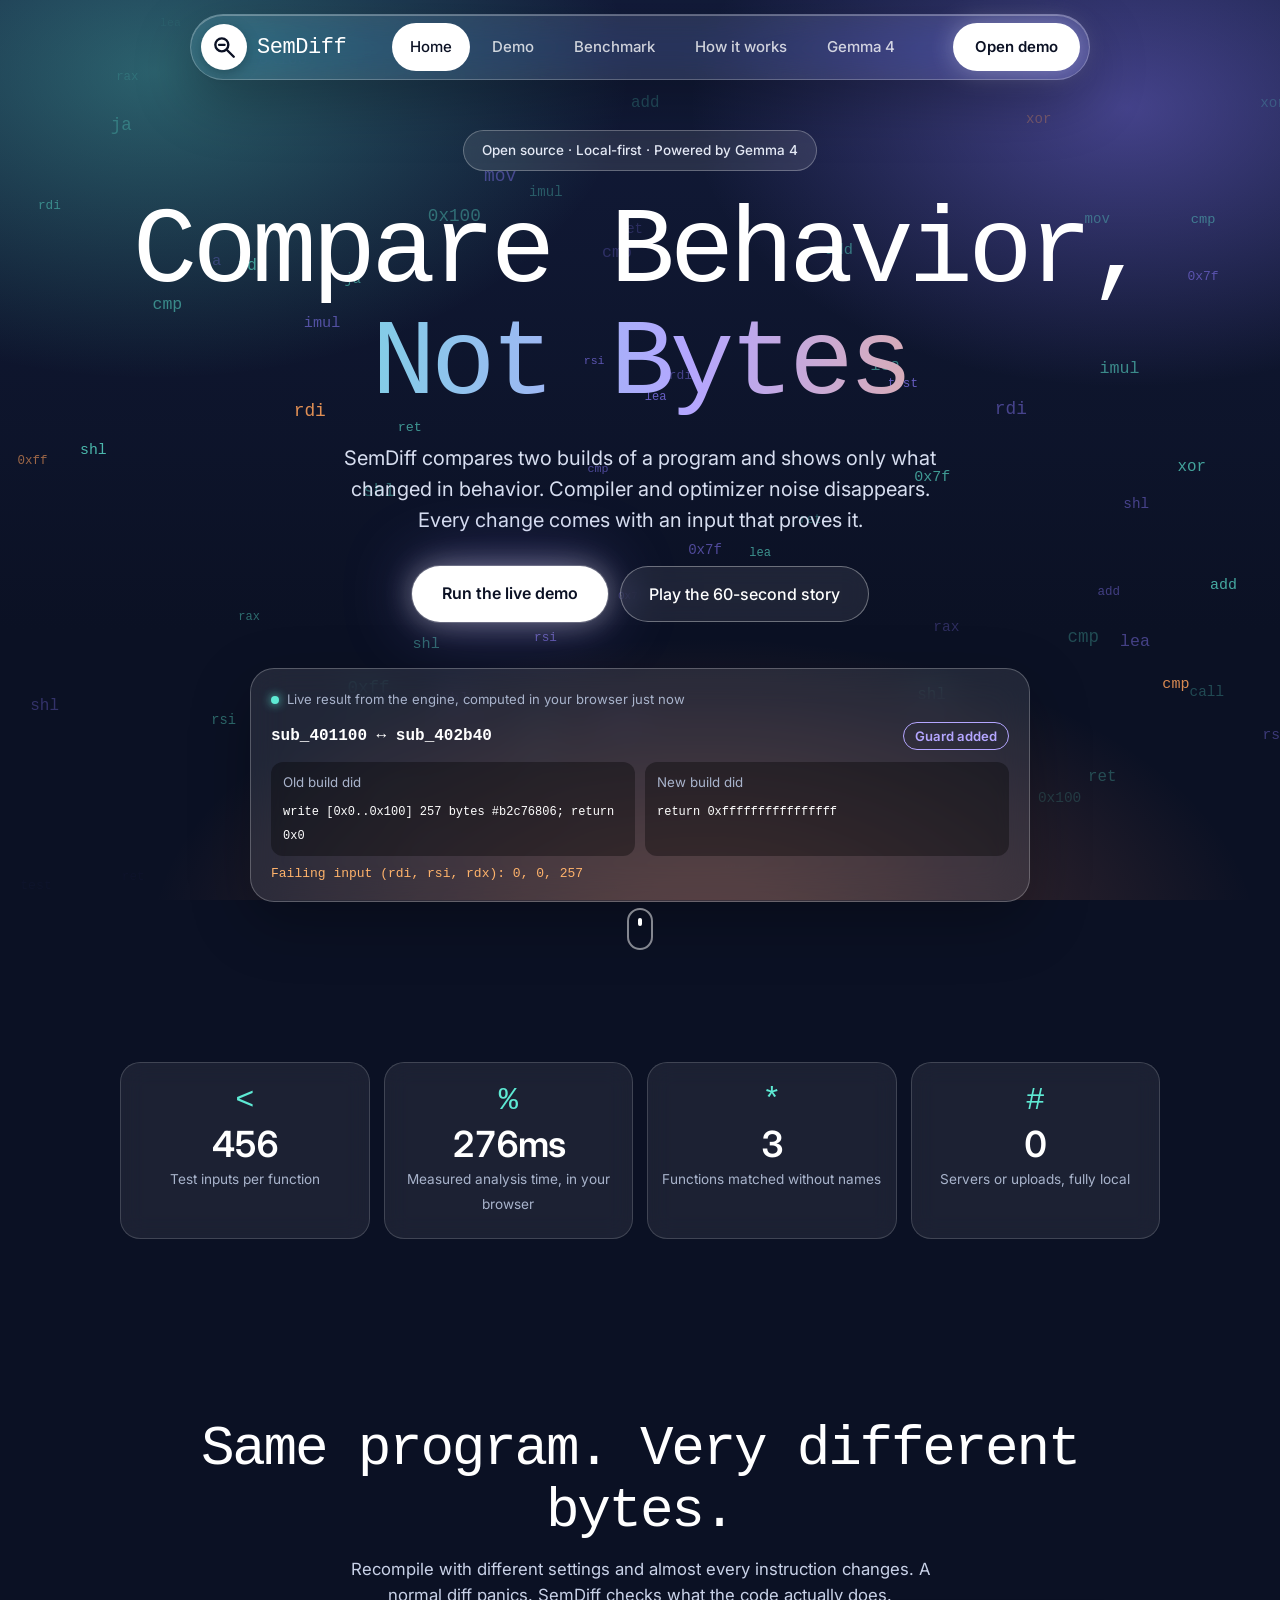
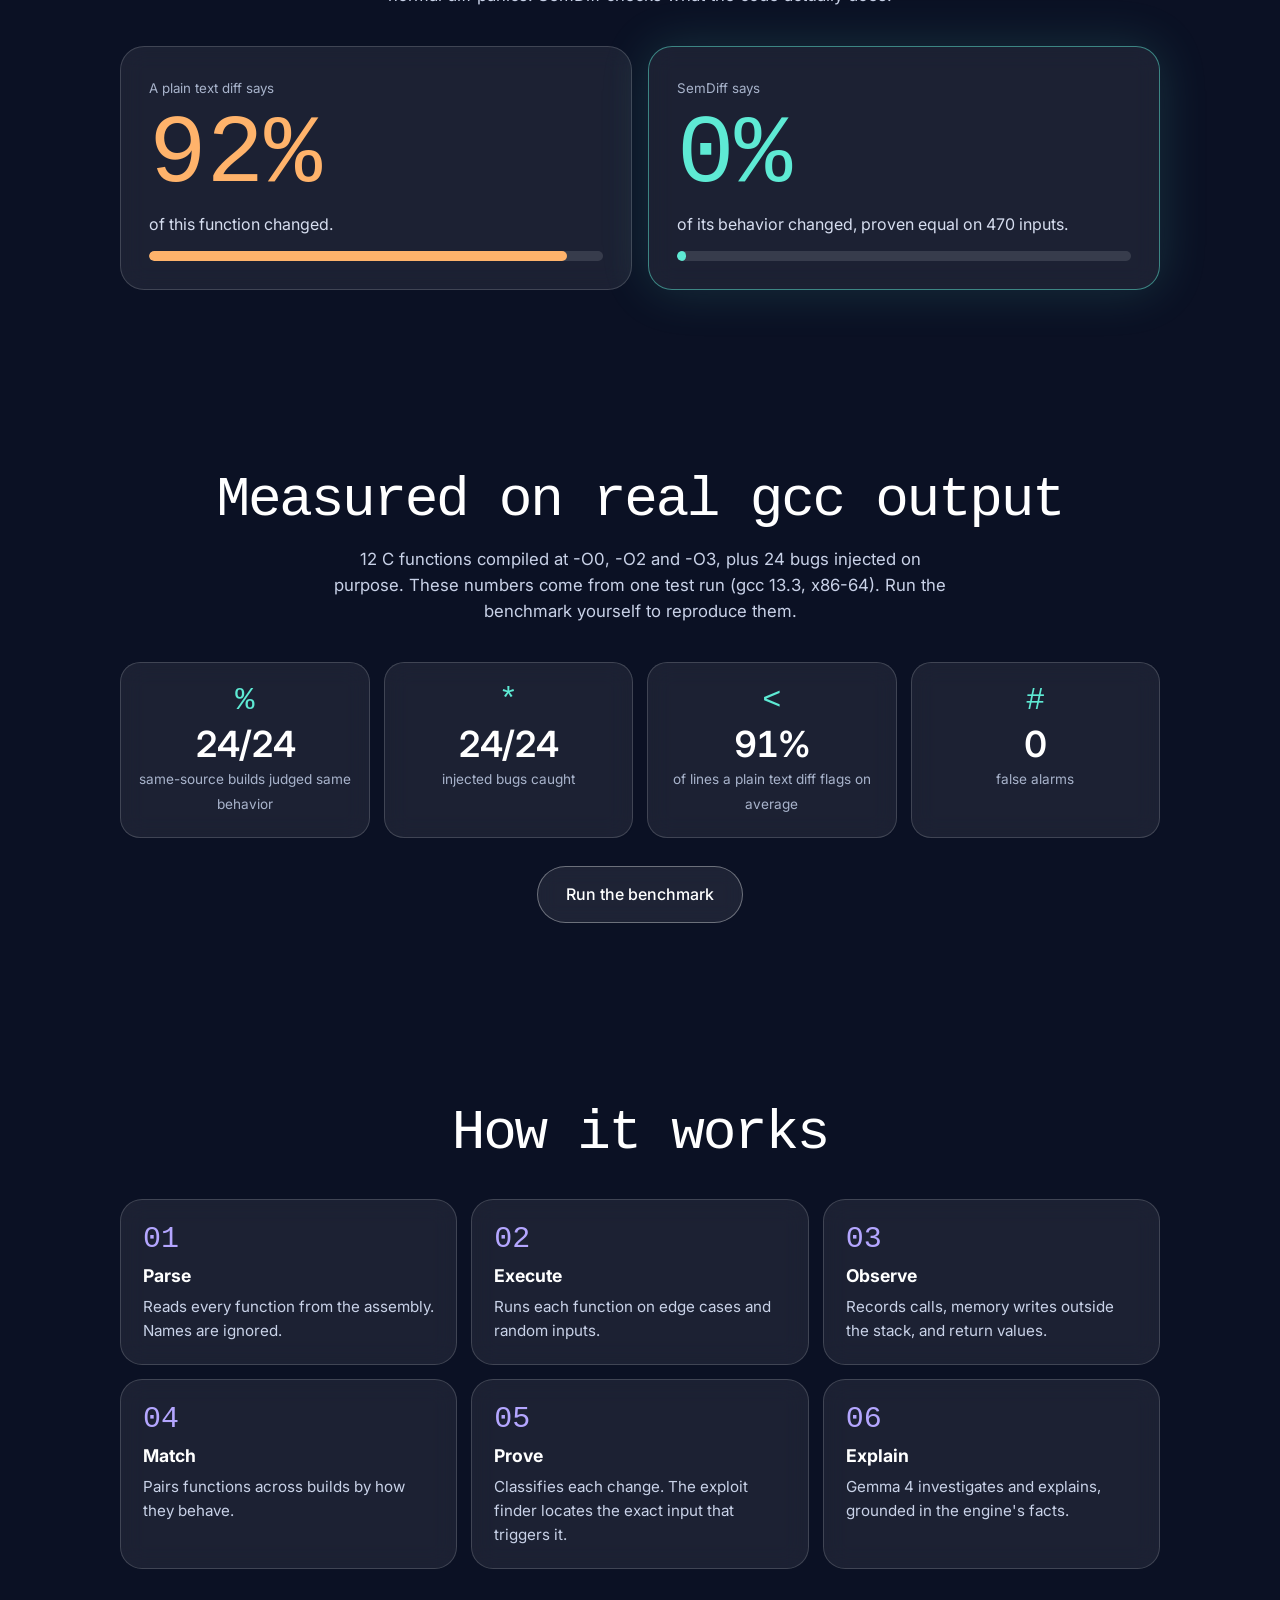
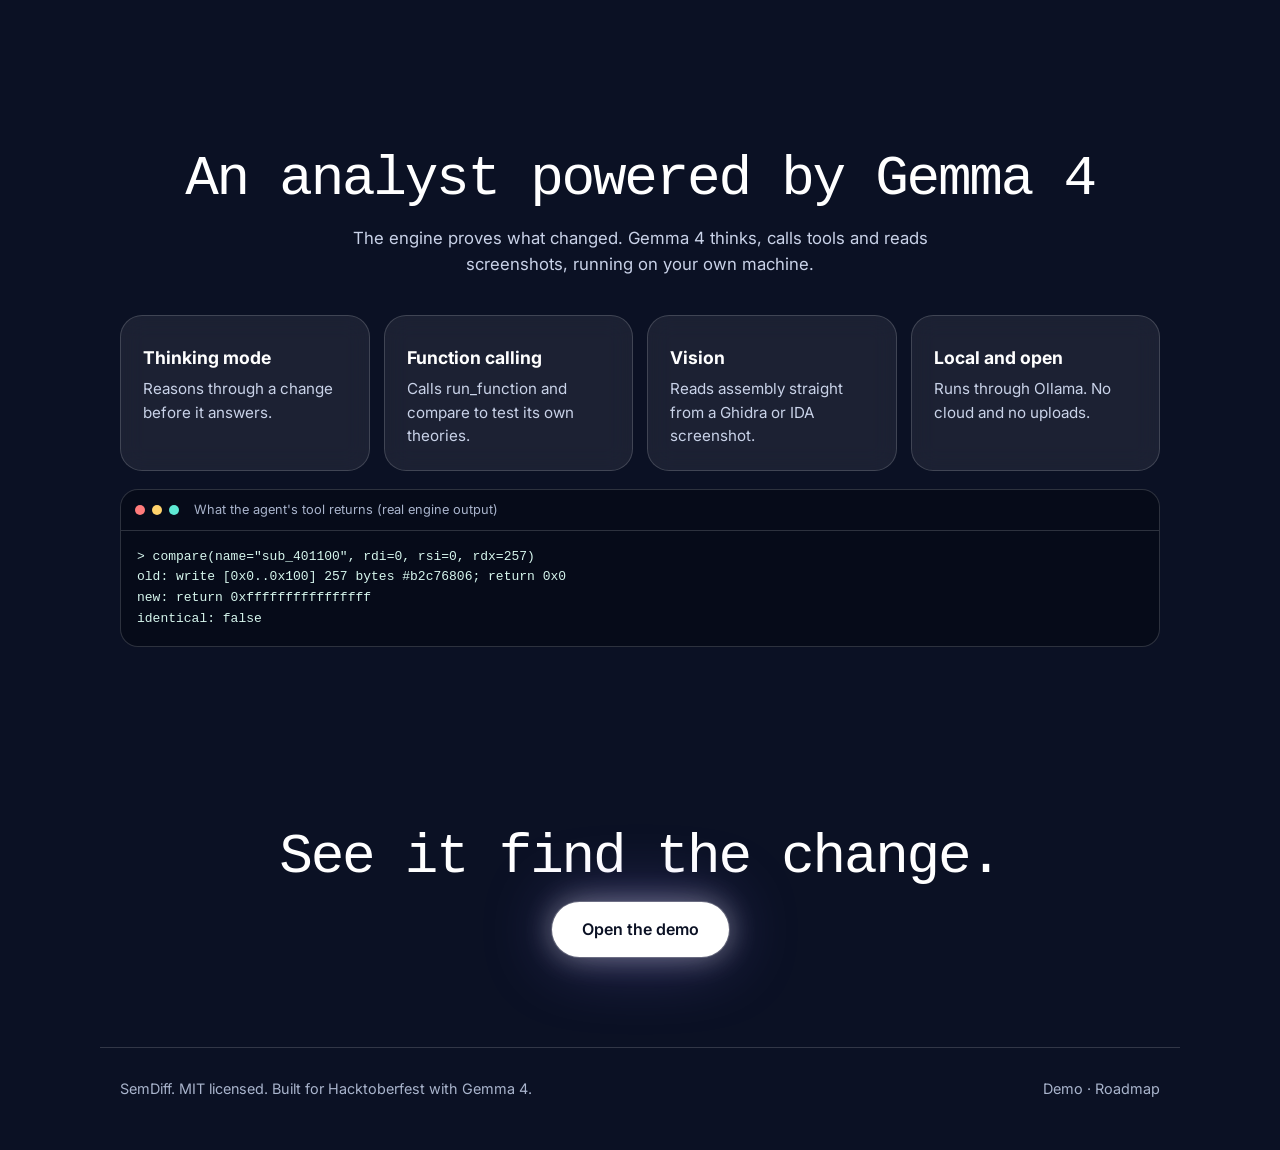
<file: index.html>
<!DOCTYPE html>
<html lang="en"><head><meta charset="utf-8">
<meta name="viewport" content="width=device-width, initial-scale=1, viewport-fit=cover">
<title>SemDiff - Compare Behavior, Not Bytes</title>
<link href="https://fonts.googleapis.com/css2?family=Inter:wght@400;500;600;700&display=swap" rel="stylesheet">
<link href="https://db.onlinewebfonts.com/c/8cb707a9b8a73f8a7403336b861c3074?family=BubbledotICG-FinePos" rel="stylesheet">
<link rel="stylesheet" href="styles.css">
<noscript><style>.rv{opacity:1!important;transform:none!important}</style></noscript>
</head><body>
<div class="aur"></div><canvas id="bgc"></canvas>
<header class="top" id="top">
  <a class="brand" href="index.html"><span class="logo"><svg viewBox="0 0 24 24" fill="none" stroke="#0b1124" stroke-width="2.2" stroke-linecap="round"><circle cx="10" cy="10" r="6"/><path d="M15 15l6 6M7.5 10h5"/></svg></span>SemDiff</a>
  <nav class="links" id="links"><a href="index.html" data-p="index">Home</a><a href="app.html" data-p="app">Demo</a><a href="bench.html" data-p="bench">Benchmark</a><a href="index.html#how">How it works</a><a href="index.html#gemma">Gemma 4</a></nav>
  <a class="go" href="app.html">Open demo</a>
  <button class="burger" id="burger" aria-label="Menu" aria-expanded="false"><i></i><i></i></button>
</header>
<main>
<section class="hero">
  <div class="tag rv">Open source &middot; Local-first &middot; Powered by Gemma 4</div>
  <h1 class="h1 rv"><span>Compare Behavior,</span><span class="g">Not Bytes</span></h1>
  <p class="lead rv">SemDiff compares two builds of a program and shows only what changed in behavior. Compiler and optimizer noise disappears. Every change comes with an input that proves it.</p>
  <div class="btns rv"><a class="cta" href="app.html">Run the live demo</a><a class="cta2" href="app.html?story=1">Play the 60-second story</a></div>
  <div class="live rv" id="lv"></div>
  <a class="cue" href="#stats" aria-label="Scroll down"><i></i></a>
</section>
<section class="sec" id="stats"><div class="stats">
  <div class="stat rv"><div class="ic">&lt;</div><b data-i="0">0</b><span>Test inputs per function</span></div>
  <div class="stat rv"><div class="ic">%</div><b data-i="1">0</b><span>Measured analysis time, in your browser</span></div>
  <div class="stat rv"><div class="ic">*</div><b data-i="2">0</b><span>Functions matched without names</span></div>
  <div class="stat rv"><div class="ic">#</div><b data-i="3">0</b><span>Servers or uploads, fully local</span></div>
</div></section>
<section class="sec" id="why">
  <h2 class="rv">Same program. Very different bytes.</h2>
  <p class="sub2 rv">Recompile with different settings and almost every instruction changes. A normal diff panics. SemDiff checks what the code actually does.</p>
  <div class="vs">
    <div class="pane rv"><small>A plain text diff says</small><big id="t1">92%</big><p>of this function changed.</p><div class="meter"><i id="m1" style="width:92%"></i></div></div>
    <div class="pane win rv"><small>SemDiff says</small><big id="s1">0%</big><p id="s2">of its behavior changed.</p><div class="meter"><i id="m2" style="width:2%"></i></div></div>
  </div>
</section>
<section class="sec" id="proof">
  <h2 class="rv">Measured on real gcc output</h2>
  <p class="sub2 rv">12 C functions compiled at -O0, -O2 and -O3, plus 24 bugs injected on purpose. These numbers come from one test run (gcc 13.3, x86-64). Run the benchmark yourself to reproduce them.</p>
  <div class="stats">
    <div class="stat rv"><div class="ic">%</div><b>24/24</b><span>same-source builds judged same behavior</span></div>
    <div class="stat rv"><div class="ic">*</div><b>24/24</b><span>injected bugs caught</span></div>
    <div class="stat rv"><div class="ic">&lt;</div><b>91%</b><span>of lines a plain text diff flags on average</span></div>
    <div class="stat rv"><div class="ic">#</div><b>0</b><span>false alarms</span></div>
  </div>
  <div class="btns rv" style="margin-top:28px"><a class="cta2" href="bench.html">Run the benchmark</a></div>
</section>
<section class="sec" id="how">
  <h2 class="rv">How it works</h2>
  <div class="grid3">
    <div class="gc rv"><span>01</span><h3>Parse</h3><p>Reads every function from the assembly. Names are ignored.</p></div>
    <div class="gc rv"><span>02</span><h3>Execute</h3><p>Runs each function on edge cases and random inputs.</p></div>
    <div class="gc rv"><span>03</span><h3>Observe</h3><p>Records calls, memory writes outside the stack, and return values.</p></div>
    <div class="gc rv"><span>04</span><h3>Match</h3><p>Pairs functions across builds by how they behave.</p></div>
    <div class="gc rv"><span>05</span><h3>Prove</h3><p>Classifies each change. The exploit finder locates the exact input that triggers it.</p></div>
    <div class="gc rv"><span>06</span><h3>Explain</h3><p>Gemma 4 investigates and explains, grounded in the engine's facts.</p></div>
  </div>
</section>
<section class="sec" id="gemma">
  <h2 class="rv">An analyst powered by Gemma 4</h2>
  <p class="sub2 rv">The engine proves what changed. Gemma 4 thinks, calls tools and reads screenshots, running on your own machine.</p>
  <div class="grid4">
    <div class="gc rv"><h3>Thinking mode</h3><p>Reasons through a change before it answers.</p></div>
    <div class="gc rv"><h3>Function calling</h3><p>Calls run_function and compare to test its own theories.</p></div>
    <div class="gc rv"><h3>Vision</h3><p>Reads assembly straight from a Ghidra or IDA screenshot.</p></div>
    <div class="gc rv"><h3>Local and open</h3><p>Runs through Ollama. No cloud and no uploads.</p></div>
  </div>
  <div class="term rv"><div class="tb"><i></i><i></i><i></i><span>What the agent's tool returns (real engine output)</span></div><pre id="term"></pre></div>
</section>
<section class="sec end">
  <h2 class="rv">See it find the change.</h2>
  <div class="btns rv"><a class="cta" href="app.html">Open the demo</a></div>
</section>
</main>
<footer class="foot"><span>SemDiff. MIT licensed. Built for Hacktoberfest with Gemma 4.</span><span><a href="app.html">Demo</a> &middot; <a href="app.html#road">Roadmap</a></span></footer>
<script src="samples.js"></script><script src="engine.js"></script><script src="nav.js"></script><script src="bg.js"></script><script src="main.js"></script>
</body></html>
</file>
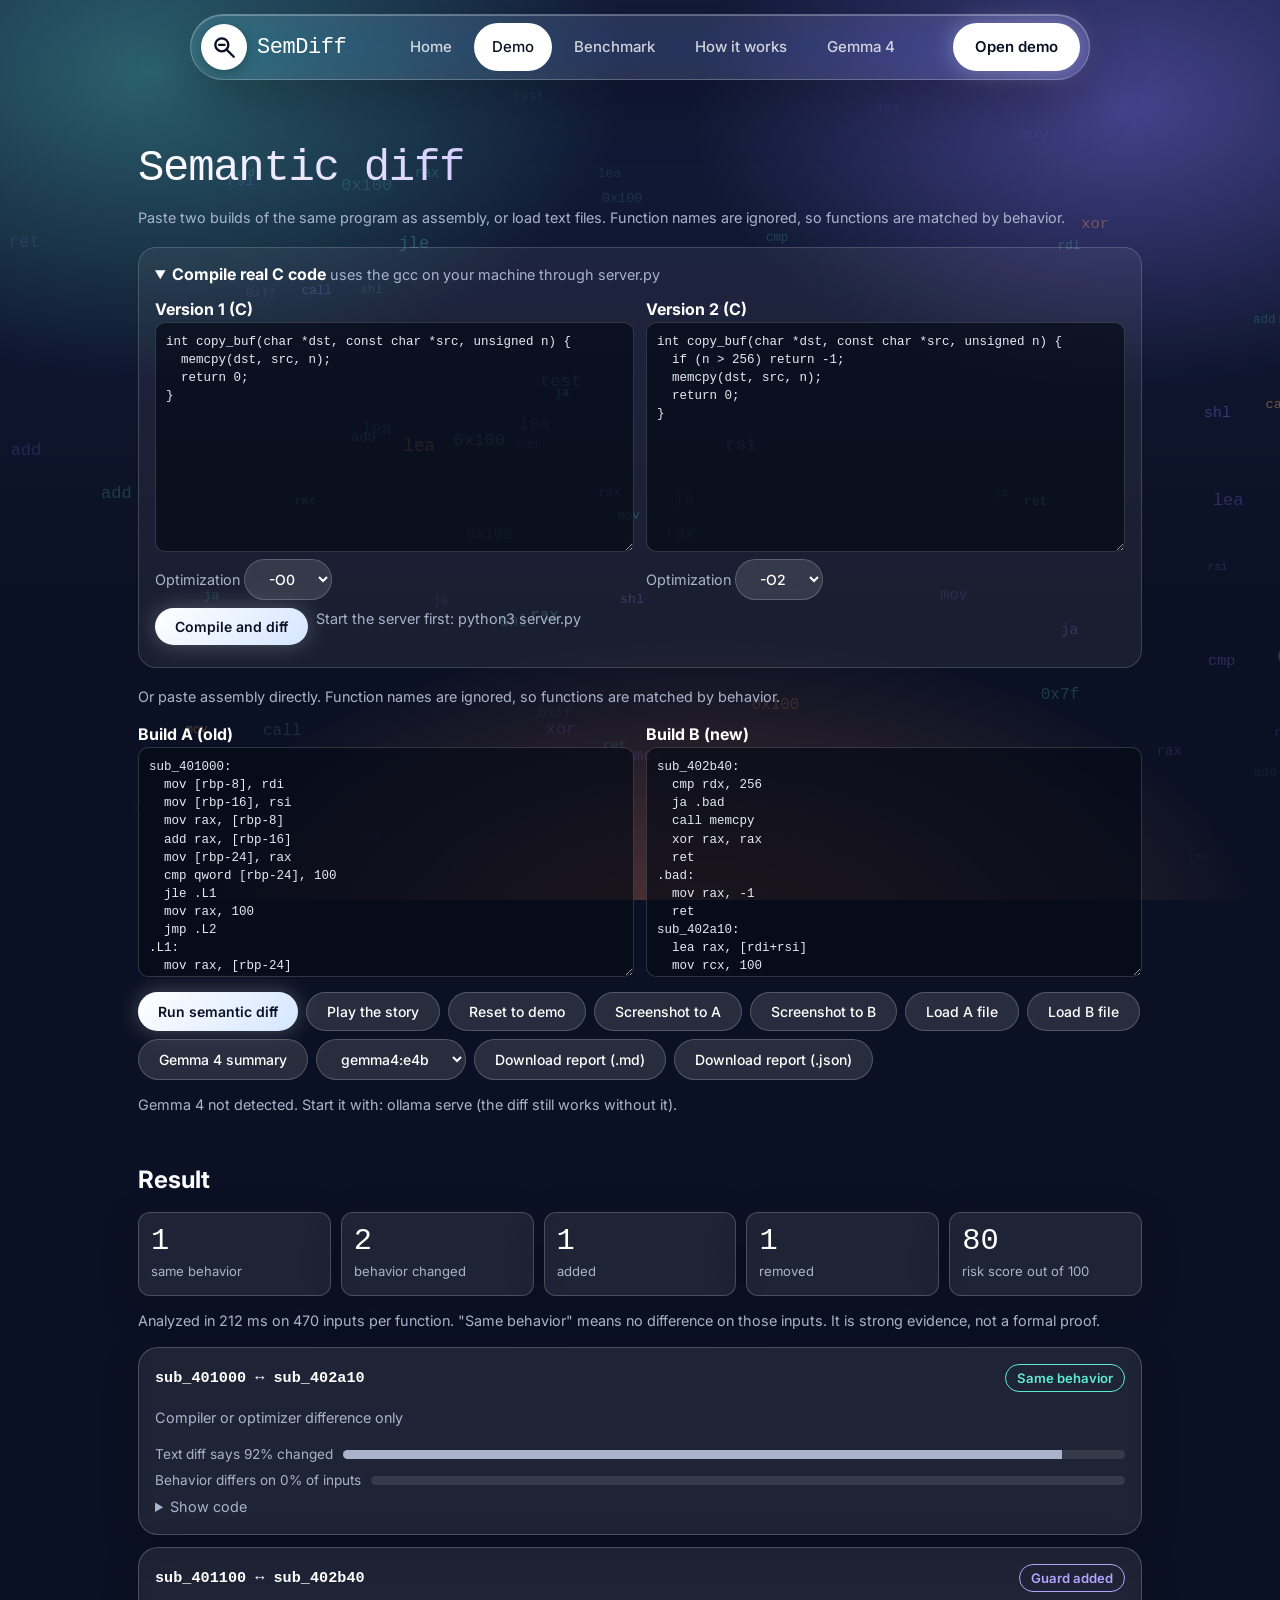
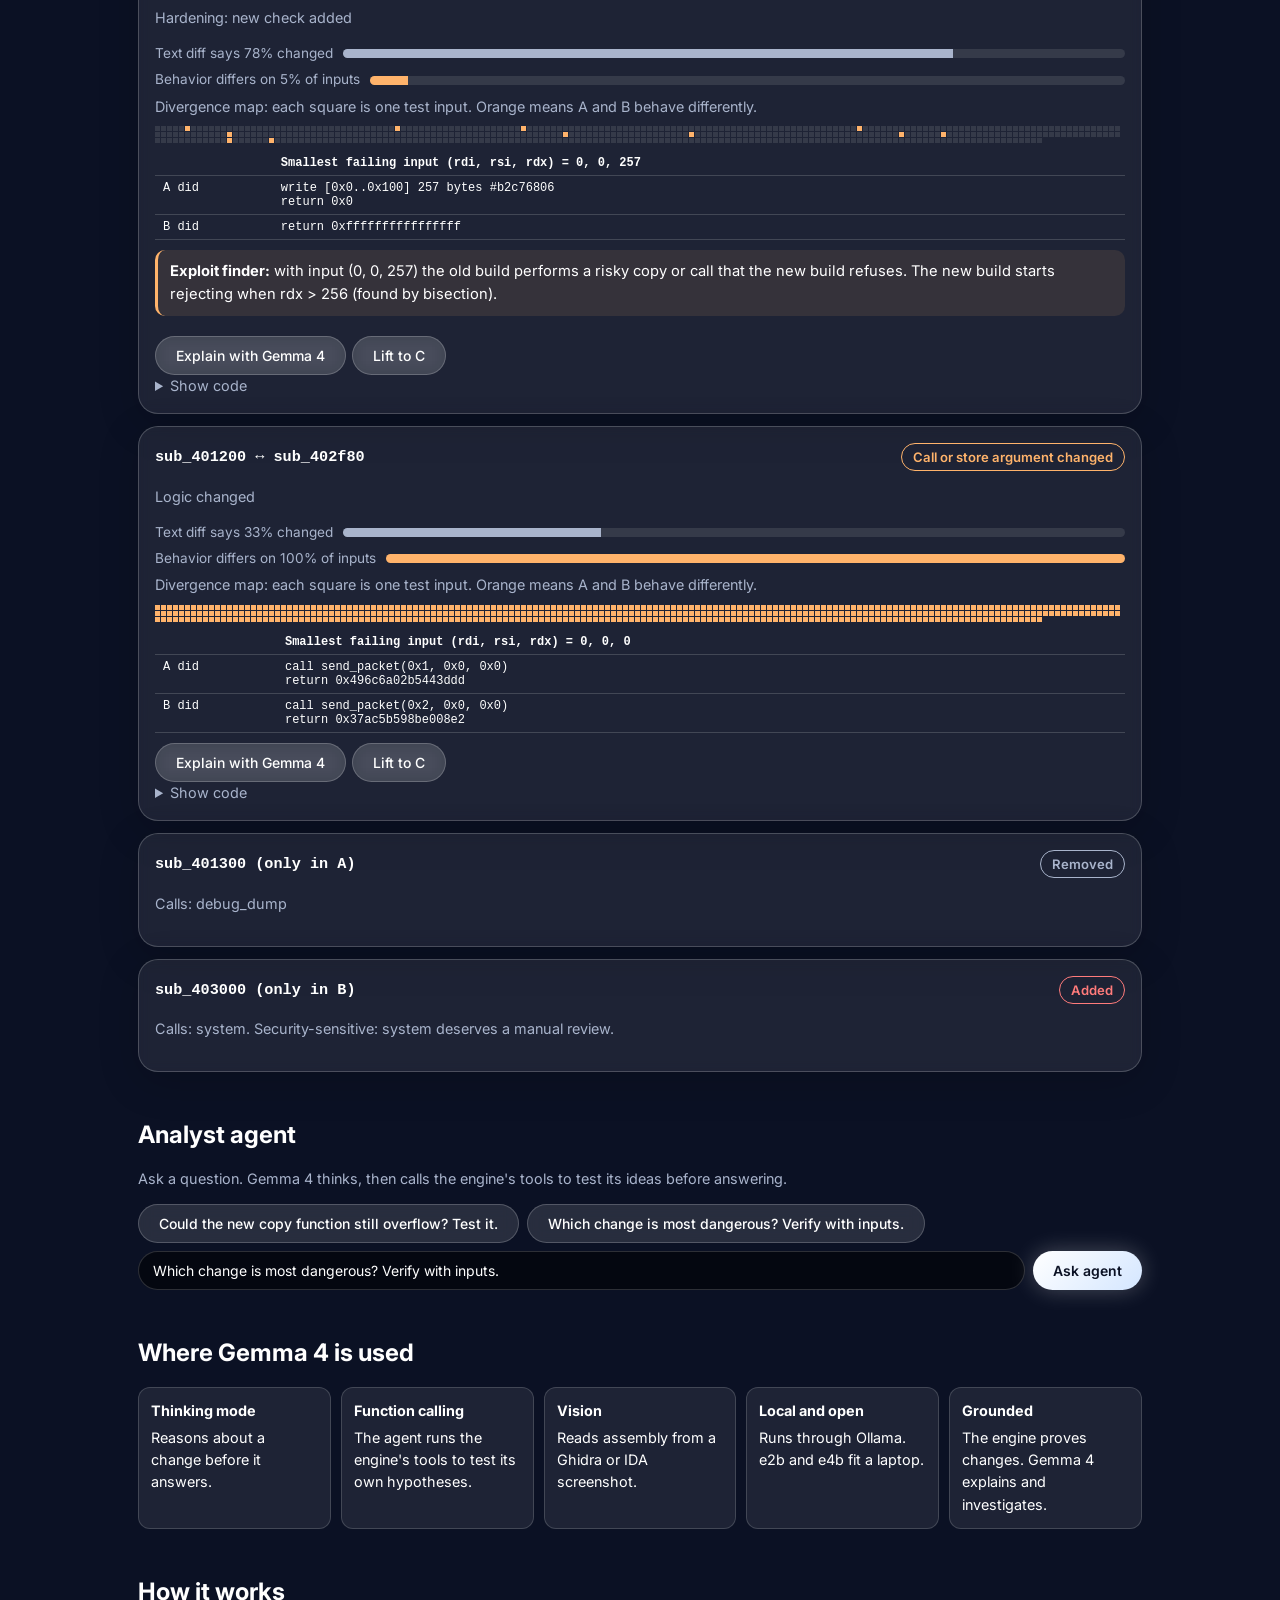
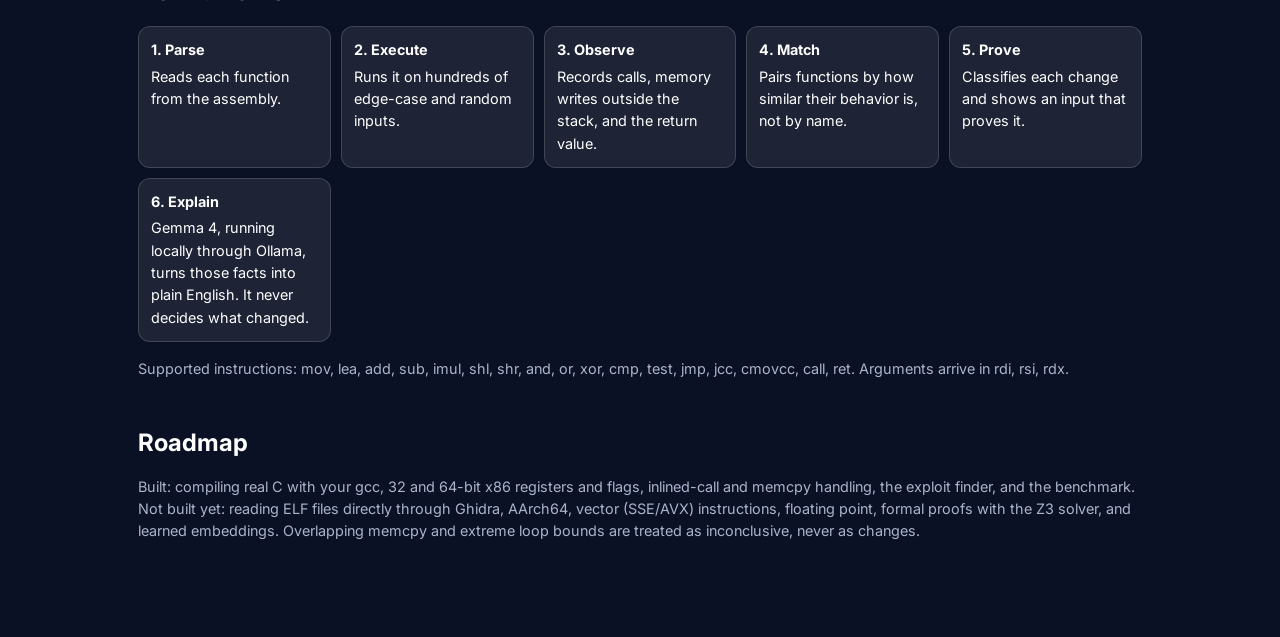
<file: app.html>
<!DOCTYPE html>
<html lang="en"><head><meta charset="utf-8">
<meta name="viewport" content="width=device-width, initial-scale=1, viewport-fit=cover">
<title>SemDiff - Demo</title>
<link href="https://fonts.googleapis.com/css2?family=Inter:wght@400;500;600&display=swap" rel="stylesheet">
<link href="https://db.onlinewebfonts.com/c/8cb707a9b8a73f8a7403336b861c3074?family=BubbledotICG-FinePos" rel="stylesheet">
<link rel="stylesheet" href="styles.css">
</head>
<body>
<div class="aur"></div><canvas id="bgc"></canvas>
<header class="top" id="top">
  <a class="brand" href="index.html"><span class="logo"><svg viewBox="0 0 24 24" fill="none" stroke="#0b1124" stroke-width="2.2" stroke-linecap="round"><circle cx="10" cy="10" r="6"/><path d="M15 15l6 6M7.5 10h5"/></svg></span>SemDiff</a>
  <nav class="links" id="links"><a href="index.html" data-p="index">Home</a><a href="app.html" data-p="app">Demo</a><a href="bench.html" data-p="bench">Benchmark</a><a href="index.html#how">How it works</a><a href="index.html#gemma">Gemma 4</a></nav>
  <a class="go" href="app.html">Open demo</a>
  <button class="burger" id="burger" aria-label="Menu" aria-expanded="false"><i></i><i></i></button>
</header>
<main class="wrap">
  <h1>Semantic diff</h1>
  <p class="mut">Paste two builds of the same program as assembly, or load text files. Function names are ignored, so functions are matched by behavior.</p>
  <details class="cbox" id="cbox" open>
    <summary><b>Compile real C code</b> <span class="mut">uses the gcc on your machine through server.py</span></summary>
    <div class="row">
      <div><label for="c1"><b>Version 1 (C)</b></label><textarea id="c1" spellcheck="false"></textarea><label class="mut">Optimization <select id="o1" class="btn g"><option value="0">-O0</option><option value="1">-O1</option><option value="2">-O2</option><option value="3">-O3</option></select></label></div>
      <div><label for="c2"><b>Version 2 (C)</b></label><textarea id="c2" spellcheck="false"></textarea><label class="mut">Optimization <select id="o2" class="btn g"><option value="0">-O0</option><option value="1">-O1</option><option value="2" selected>-O2</option><option value="3">-O3</option></select></label></div>
    </div>
    <div class="tools"><button class="btn" id="cc">Compile and diff</button><span class="mut" id="cs">Start the server first: python3 server.py</span></div>
  </details>
  <p class="mut" style="margin-top:18px">Or paste assembly directly. Function names are ignored, so functions are matched by behavior.</p>
  <div class="row">
    <div><label for="a"><b>Build A (old)</b></label><textarea id="a" spellcheck="false"></textarea></div>
    <div><label for="b"><b>Build B (new)</b></label><textarea id="b" spellcheck="false"></textarea></div>
  </div>
  <div class="tools">
    <button class="btn" id="go">Run semantic diff</button>
    <button class="btn g" id="story">Play the story</button>
    <button class="btn g" id="demo">Reset to demo</button>
    <label class="btn g">Screenshot to A<input type="file" id="sa" accept="image/*" hidden></label>
    <label class="btn g">Screenshot to B<input type="file" id="sb" accept="image/*" hidden></label>
    <label class="btn g">Load A file<input type="file" id="fa" hidden></label>
    <label class="btn g">Load B file<input type="file" id="fb" hidden></label>
    <button class="btn g" id="sum">Gemma 4 summary</button>
    <select class="btn g" id="gm" aria-label="Gemma 4 model"><option>gemma4:e4b</option></select>
    <button class="btn g" id="md">Download report (.md)</button>
    <button class="btn g" id="js">Download report (.json)</button>
  </div>
  <p class="mut" id="gs">Checking for local Gemma 4...</p>
  <div class="ai" id="aisum"></div>
  <div id="out"></div>
  <h2>Analyst agent</h2>
  <p class="mut">Ask a question. Gemma 4 thinks, then calls the engine's tools to test its ideas before answering.</p>
  <div class="tools"><button class="btn g chip">Could the new copy function still overflow? Test it.</button><button class="btn g chip">Which change is most dangerous? Verify with inputs.</button></div>
  <div class="tools"><input id="aq" style="flex:1;min-width:220px;padding:10px 14px;border-radius:999px;border:1px solid var(--line);background:rgba(0,0,0,.55);color:#fff;font:14px var(--sans)" value="Which change is most dangerous? Verify with inputs." aria-label="Question for the analyst agent"><button class="btn" id="askagent">Ask agent</button></div>
  <div id="agent"></div>
  <h2>Where Gemma 4 is used</h2>
  <ol class="steps"><li><b>Thinking mode</b>Reasons about a change before it answers.</li><li><b>Function calling</b>The agent runs the engine's tools to test its own hypotheses.</li><li><b>Vision</b>Reads assembly from a Ghidra or IDA screenshot.</li><li><b>Local and open</b>Runs through Ollama. e2b and e4b fit a laptop.</li><li><b>Grounded</b>The engine proves changes. Gemma 4 explains and investigates.</li></ol>
  <h2 id="how">How it works</h2>
  <ol class="steps">
    <li><b>1. Parse</b>Reads each function from the assembly.</li>
    <li><b>2. Execute</b>Runs it on hundreds of edge-case and random inputs.</li>
    <li><b>3. Observe</b>Records calls, memory writes outside the stack, and the return value.</li>
    <li><b>4. Match</b>Pairs functions by how similar their behavior is, not by name.</li>
    <li><b>5. Prove</b>Classifies each change and shows an input that proves it.</li>
    <li><b>6. Explain</b>Gemma 4, running locally through Ollama, turns those facts into plain English. It never decides what changed.</li>
  </ol>
  <p class="mut">Supported instructions: mov, lea, add, sub, imul, shl, shr, and, or, xor, cmp, test, jmp, jcc, cmovcc, call, ret. Arguments arrive in rdi, rsi, rdx.</p>
  <h2 id="road">Roadmap</h2>
  <p class="mut">Built: compiling real C with your gcc, 32 and 64-bit x86 registers and flags, inlined-call and memcpy handling, the exploit finder, and the benchmark. Not built yet: reading ELF files directly through Ghidra, AArch64, vector (SSE/AVX) instructions, floating point, formal proofs with the Z3 solver, and learned embeddings. Overlapping memcpy and extreme loop bounds are treated as inconclusive, never as changes.</p>
</main>
<script src="samples.js"></script><script src="engine.js"></script><script src="app.js"></script><script src="gemma.js"></script><script src="nav.js"></script><script src="story.js"></script><script src="bg.js"></script>
</body></html>
</file>
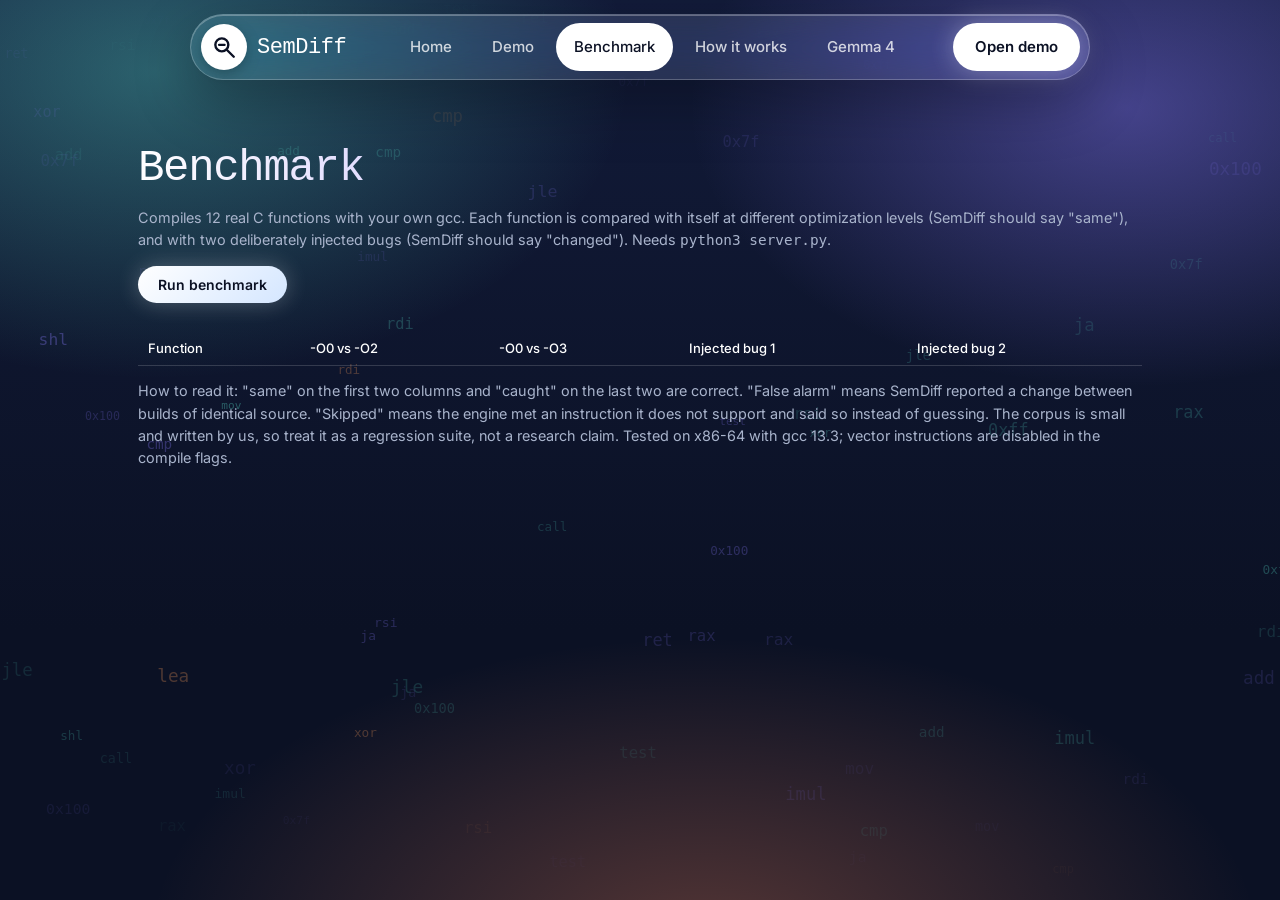
<file: bench.html>
<!DOCTYPE html>
<html lang="en"><head><meta charset="utf-8">
<meta name="viewport" content="width=device-width, initial-scale=1, viewport-fit=cover">
<title>SemDiff - Benchmark</title>
<link href="https://fonts.googleapis.com/css2?family=Inter:wght@400;500;600;700&display=swap" rel="stylesheet">
<link href="https://db.onlinewebfonts.com/c/8cb707a9b8a73f8a7403336b861c3074?family=BubbledotICG-FinePos" rel="stylesheet">
<link rel="stylesheet" href="styles.css">
</head><body>
<div class="aur"></div><canvas id="bgc"></canvas>
<header class="top" id="top">
  <a class="brand" href="index.html"><span class="logo"><svg viewBox="0 0 24 24" fill="none" stroke="#0b1124" stroke-width="2.2" stroke-linecap="round"><circle cx="10" cy="10" r="6"/><path d="M15 15l6 6M7.5 10h5"/></svg></span>SemDiff</a>
  <nav class="links" id="links"><a href="index.html" data-p="index">Home</a><a href="app.html" data-p="app">Demo</a><a href="bench.html" data-p="bench">Benchmark</a><a href="index.html#how">How it works</a><a href="index.html#gemma">Gemma 4</a></nav>
  <a class="go" href="app.html">Open demo</a>
  <button class="burger" id="burger" aria-label="Menu" aria-expanded="false"><i></i><i></i></button>
</header>
<main class="wrap">
  <h1>Benchmark</h1>
  <p class="mut">Compiles 12 real C functions with your own gcc. Each function is compared with itself at different optimization levels (SemDiff should say "same"), and with two deliberately injected bugs (SemDiff should say "changed"). Needs <code>python3 server.py</code>.</p>
  <div class="tools"><button class="btn" id="go">Run benchmark</button><button class="btn g" id="dl" hidden>Download results (.json)</button><span class="mut" id="prog"></span></div>
  <div class="sum" id="sumb"></div>
  <div class="tw"><table class="bt-table"><thead><tr><th>Function</th><th>-O0 vs -O2</th><th>-O0 vs -O3</th><th>Injected bug 1</th><th>Injected bug 2</th></tr></thead><tbody id="tb"></tbody></table></div>
  <p class="mut">How to read it: "same" on the first two columns and "caught" on the last two are correct. "False alarm" means SemDiff reported a change between builds of identical source. "Skipped" means the engine met an instruction it does not support and said so instead of guessing. The corpus is small and written by us, so treat it as a regression suite, not a research claim. Tested on x86-64 with gcc 13.3; vector instructions are disabled in the compile flags.</p>
</main>
<script src="engine.js"></script><script src="nav.js"></script><script src="bg.js"></script><script src="bench.js"></script>
</body></html>
</file>
<file: styles.css>
:root{--bg:#0b1124;--ink:#0b1124;--text:#fff;--muted:#a9b4cc;--line:rgba(255,255,255,.16);--card:rgba(255,255,255,.07);--ok:#5eead4;--warn:#ffb36b;--bad:#ff7b7b;--info:#b4a6ff;--pill-dark:rgba(255,255,255,.1);--sign:#e6ebf7;
--sans:"Inter","Segoe UI",system-ui,sans-serif;--display:"BubbledotICG-FinePos","Courier New",monospace;--shadow:0 20px 60px rgba(0,0,0,.28)}
*{box-sizing:border-box}html{scroll-behavior:smooth;scroll-padding-top:96px}body{margin:0;background:var(--bg);color:var(--text);font:400 16px/1.55 var(--sans);-webkit-font-smoothing:antialiased;overflow-x:hidden}
a{color:inherit;text-decoration:none}
.aur{position:fixed;inset:0;z-index:-2;background:radial-gradient(60% 55% at 12% 8%,rgba(94,234,212,.34),transparent 62%),radial-gradient(55% 50% at 88% 12%,rgba(139,123,255,.42),transparent 62%),radial-gradient(70% 55% at 55% 105%,rgba(255,138,92,.30),transparent 62%),linear-gradient(180deg,#121b3a,#0b1124 70%)}
#bgc{position:fixed;inset:0;z-index:-1;pointer-events:none}
body.app #bgc{opacity:.45}
.top{position:fixed;top:14px;left:50%;transform:translateX(-50%);z-index:100;width:min(900px,calc(100% - 24px));height:66px;display:flex;align-items:center;gap:10px;padding:9px 9px 9px 10px;border-radius:999px;background:rgba(255,255,255,.11);border:1px solid rgba(255,255,255,.24);backdrop-filter:blur(20px) saturate(1.5);-webkit-backdrop-filter:blur(20px) saturate(1.5);box-shadow:var(--shadow),inset 0 1px 0 rgba(255,255,255,.28);transition:background .3s}
.top.sc{background:rgba(14,20,44,.72)}
.brand{display:flex;align-items:center;gap:10px;font:400 22px var(--display);letter-spacing:-.02em;padding-right:6px}
.logo{width:46px;height:46px;border-radius:50%;background:#fff;display:grid;place-items:center;box-shadow:0 4px 14px rgba(0,0,0,.25)}.logo svg{width:26px;height:26px}
.links{display:flex;gap:4px;margin:0 auto}
.links a{padding:12px 18px;border-radius:999px;font-weight:500;font-size:15px;color:rgba(255,255,255,.78);transition:.2s;white-space:nowrap}
.links a:hover{background:rgba(255,255,255,.14);color:#fff}.links a.on{background:#fff;color:var(--ink)}
.go{height:48px;padding:0 22px;border-radius:999px;display:inline-flex;align-items:center;background:#fff;color:var(--ink);font-weight:600;font-size:15px;box-shadow:0 0 24px rgba(255,255,255,.3);transition:.25s}.go:hover{transform:translateY(-1px) scale(1.03)}
.burger{display:none;width:48px;height:48px;border-radius:50%;border:0;background:rgba(255,255,255,.14);place-content:center;gap:6px;cursor:pointer}.burger i{display:block;width:18px;height:2px;background:#fff;border-radius:2px}
@media(max-width:860px){.go{display:none}.burger{display:grid;margin-left:auto}.links{display:none;position:absolute;top:74px;left:0;right:0;flex-direction:column;padding:12px;border-radius:26px;background:rgba(14,20,44,.94);backdrop-filter:blur(20px);border:1px solid var(--line);box-shadow:var(--shadow)}.top.open .links{display:flex}.links a{padding:14px 18px}}
.hero{min-height:100vh;min-height:100svh;display:flex;flex-direction:column;align-items:center;justify-content:center;text-align:center;padding:130px 20px 70px;position:relative}
.tag{padding:9px 18px;border-radius:999px;background:rgba(255,255,255,.1);border:1px solid rgba(255,255,255,.28);font-weight:500;font-size:13.5px;color:#e6ebf7;margin-bottom:26px;backdrop-filter:blur(10px)}
.h1{font:400 clamp(38px,8.4vw,112px)/1.04 var(--display);letter-spacing:-.045em;margin:0 0 22px}.h1 span{display:block}
.h1 .g{background:linear-gradient(90deg,#5eead4,#b4a6ff 55%,#ffb36b);-webkit-background-clip:text;background-clip:text;color:transparent}
@media(max-width:720px){.h1{letter-spacing:-.07em}}
.lead{max-width:600px;color:#d7def0;font-size:clamp(16px,1.6vw + 4px,20px);margin:0 0 30px}
.btns{display:flex;flex-wrap:wrap;gap:12px;justify-content:center}
.cta{background:#fff;color:var(--ink);font-weight:600;padding:15px 30px;border-radius:999px;box-shadow:0 0 0 1px rgba(255,255,255,.2),0 0 30px rgba(255,255,255,.4),0 0 70px rgba(139,123,255,.35);transition:.25s}.cta:hover{transform:translateY(-3px) scale(1.03)}
.cta2{padding:15px 28px;border-radius:999px;border:1px solid rgba(255,255,255,.35);background:rgba(255,255,255,.08);font-weight:500;backdrop-filter:blur(10px);transition:.25s}.cta2:hover{background:rgba(255,255,255,.18)}
.live{margin-top:46px;width:min(780px,100%);text-align:left;padding:20px;border-radius:24px;background:rgba(255,255,255,.09);border:1px solid rgba(255,255,255,.24);backdrop-filter:blur(18px);box-shadow:var(--shadow)}
.lh{display:flex;align-items:center;gap:8px;color:var(--muted);font-size:.82rem;margin-bottom:12px}.lh i{width:8px;height:8px;border-radius:50%;background:var(--ok);box-shadow:0 0 10px var(--ok)}
.lrow{display:flex;flex-wrap:wrap;gap:8px;justify-content:space-between;align-items:center;margin-bottom:12px}.lrow b{font:600 1rem ui-monospace,Menlo,monospace}
.lc{display:grid;grid-template-columns:1fr 1fr;gap:10px}@media(max-width:620px){.lc{grid-template-columns:1fr}}
.lc div{background:rgba(0,0,0,.35);border-radius:12px;padding:10px 12px}.lc small{display:block;color:var(--muted);margin-bottom:4px}.lc code{font:12px/1.5 ui-monospace,Menlo,monospace;word-break:break-all}
.lf{margin-top:10px;color:var(--warn);font:13px ui-monospace,Menlo,monospace}
.cue{position:absolute;bottom:22px;left:50%;width:26px;height:42px;margin-left:-13px;border:2px solid rgba(255,255,255,.5);border-radius:14px}.cue i{position:absolute;left:50%;top:8px;width:4px;height:8px;margin-left:-2px;border-radius:2px;background:#fff;animation:cue 1.6s infinite}
@keyframes cue{0%{opacity:0;transform:translateY(0)}40%{opacity:1}100%{opacity:0;transform:translateY(16px)}}
.sec{max-width:1080px;margin:0 auto;padding:90px 20px}.sec h2{font:400 clamp(28px,5vw,56px)/1.1 var(--display);letter-spacing:-.04em;margin:0 0 14px;text-align:center}
.sub2{max-width:620px;margin:0 auto 38px;text-align:center;color:#c9d2e8;font-size:1.05rem}
.stats{display:grid;grid-template-columns:repeat(4,1fr);gap:14px}@media(max-width:760px){.stats{grid-template-columns:1fr 1fr}}
.stat{padding:22px 14px;border-radius:20px;background:var(--card);border:1px solid var(--line);text-align:center;backdrop-filter:blur(12px)}
.stat .ic{font:400 32px/1 var(--display);color:var(--ok)}.stat b{display:block;font:600 clamp(24px,3vw,36px)/1.2 var(--sans);letter-spacing:-.03em;font-variant-numeric:tabular-nums;margin-top:6px}.stat span{color:var(--muted);font-size:.85rem}
.vs{display:grid;grid-template-columns:1fr 1fr;gap:16px}@media(max-width:700px){.vs{grid-template-columns:1fr}}
.pane{padding:28px;border-radius:24px;background:var(--card);border:1px solid var(--line);backdrop-filter:blur(12px)}.pane small{color:var(--muted)}
.pane big{display:block;font:400 clamp(56px,9vw,96px)/1 var(--display);margin:8px 0;color:var(--warn)}.pane.win big{color:var(--ok)}.pane p{margin:0 0 14px;color:#d7def0}
.pane.win{border-color:rgba(94,234,212,.5);box-shadow:0 0 50px rgba(94,234,212,.15)}
.meter{height:10px;border-radius:6px;background:rgba(255,255,255,.12);overflow:hidden}.meter i{display:block;height:100%;background:var(--warn);border-radius:6px}.win .meter i{background:var(--ok)}
.grid3,.grid4{display:grid;gap:14px}.grid3{grid-template-columns:repeat(3,1fr);margin-top:34px}.grid4{grid-template-columns:repeat(4,1fr)}
@media(max-width:860px){.grid3{grid-template-columns:1fr 1fr}.grid4{grid-template-columns:1fr 1fr}}@media(max-width:520px){.grid3,.grid4{grid-template-columns:1fr}}
.gc{padding:22px;border-radius:22px;background:var(--card);border:1px solid var(--line);backdrop-filter:blur(12px);transition:.3s}.gc:hover{transform:translateY(-6px);border-color:rgba(255,255,255,.4);background:rgba(255,255,255,.11)}
.gc span{font:400 30px var(--display);color:var(--info)}.gc h3{margin:6px 0;font-size:1.1rem}.gc p{margin:0;color:#c9d2e8;font-size:.95rem}
.term{margin-top:18px;border-radius:18px;overflow:hidden;background:rgba(6,10,24,.82);border:1px solid var(--line)}
.tb{display:flex;align-items:center;gap:7px;padding:10px 14px;border-bottom:1px solid var(--line);color:var(--muted);font-size:.8rem}.tb i{width:10px;height:10px;border-radius:50%;background:#ff7b7b}.tb i:nth-child(2){background:#ffd36b}.tb i:nth-child(3){background:#5eead4}.tb span{margin-left:8px}
.term pre{margin:0;padding:16px;border:0;border-radius:0;background:transparent;color:#d7f7ee;font:13px/1.6 ui-monospace,Menlo,monospace;white-space:pre-wrap}
.end{text-align:center}.foot{display:flex;flex-wrap:wrap;gap:10px;justify-content:space-between;max-width:1080px;margin:0 auto;padding:30px 20px 50px;border-top:1px solid var(--line);color:var(--muted);font-size:.9rem}.foot a:hover{color:#fff}
.rv{opacity:0;transform:translateY(30px);transition:opacity .9s cubic-bezier(.22,1,.36,1),transform .9s cubic-bezier(.22,1,.36,1)}.rv.in{opacity:1;transform:none}
@media(prefers-reduced-motion:reduce){.rv{transform:none!important;transition:none}html{scroll-behavior:auto}}
/* app */
.wrap{position:relative;z-index:1;max-width:1040px;margin:0 auto;padding:28px 18px 80px}
.wrap h1{font:400 clamp(26px,4vw,44px)/1.1 var(--display);letter-spacing:-.03em;margin:20px 0 8px}
.wrap h2{font-size:1.1rem;margin:36px 0 10px}
.mut{color:var(--muted);font-size:.9rem}
.row{display:grid;grid-template-columns:1fr 1fr;gap:12px}@media(max-width:760px){.row{grid-template-columns:1fr}}
textarea{width:100%;height:230px;font:12.5px/1.45 ui-monospace,Menlo,Consolas,monospace;background:rgba(0,0,0,.55);color:#e6ebf3;border:1px solid var(--line);border-radius:10px;padding:10px;resize:vertical}
.tools{display:flex;flex-wrap:wrap;gap:8px;margin:8px 0}
.btn{font:600 14px var(--sans);background:#fff;color:#000;border:0;border-radius:999px;padding:10px 20px;cursor:pointer}
.btn.g{background:var(--pill-dark);color:var(--sign);font-weight:500}
.btn:focus-visible,textarea:focus-visible{outline:3px solid var(--info);outline-offset:2px}
.sum{display:grid;grid-template-columns:repeat(5,1fr);gap:10px;margin:14px 0}
@media(max-width:760px){.sum{grid-template-columns:1fr 1fr}}
.sum div{background:var(--card);border:1px solid var(--line);border-radius:12px;padding:12px}
.sum b{display:block;font:400 1.9rem/1.1 var(--display)}.sum span{color:var(--muted);font-size:.82rem}
.card{background:var(--card);border:1px solid var(--line);border-radius:14px;padding:16px;margin:12px 0;backdrop-filter:blur(6px)}
.hd{display:flex;flex-wrap:wrap;gap:8px;justify-content:space-between;align-items:center}
.nm{font:600 .95rem ui-monospace,Menlo,monospace}
.badge{font-weight:600;font-size:.82rem;padding:3px 11px;border-radius:99px;border:1px solid}
.none{color:var(--ok);border-color:var(--ok)}.med{color:var(--warn);border-color:var(--warn)}.high{color:var(--bad);border-color:var(--bad)}.info{color:var(--info);border-color:var(--info)}.low{color:var(--muted);border-color:var(--muted)}
.bar{display:flex;align-items:center;gap:10px;font-size:.85rem;color:var(--muted);margin:5px 0}
.bar .t{flex:1;height:9px;background:rgba(255,255,255,.1);border-radius:5px;overflow:hidden}.bar i{display:block;height:100%}
.heat{display:flex;flex-wrap:wrap;gap:1px;margin:8px 0}.heat i{width:5px;height:5px;background:rgba(255,255,255,.1)}.heat i.d{background:var(--warn)}
table{border-collapse:collapse;width:100%;font:12px ui-monospace,Menlo,monospace}td,th{border-bottom:1px solid var(--line);padding:5px 8px;text-align:left;vertical-align:top}
.tw{overflow-x:auto}pre{background:rgba(0,0,0,.55);border:1px solid var(--line);border-radius:8px;padding:10px;margin:0;font:12px/1.45 ui-monospace,Menlo,monospace;overflow-x:auto}
.steps{display:grid;grid-template-columns:repeat(auto-fit,minmax(170px,1fr));gap:10px;padding:0;list-style:none}
.steps li{background:var(--card);border:1px solid var(--line);border-radius:12px;padding:12px;font-size:.9rem}.steps b{display:block;margin-bottom:4px}
#agent div{white-space:pre-wrap;padding:8px 12px;margin:6px 0;border-radius:8px;font-size:.9rem}#agent .q{background:rgba(255,255,255,.08)}#agent .think{color:var(--muted);font-style:italic}#agent .tool{font:12px ui-monospace,Menlo,monospace;background:rgba(0,0,0,.55);border:1px solid var(--line)}#agent .ans{border-left:3px solid var(--ok);background:rgba(79,209,184,.08)}
.ai{display:none;white-space:pre-wrap;margin:10px 0;padding:10px 12px;border-left:3px solid var(--info);font-size:.92rem;background:rgba(169,149,245,.08);border-radius:0 8px 8px 0}.ai.on{display:block}select.btn{appearance:auto}
@media(prefers-reduced-motion:reduce){*{animation:none!important;opacity:1!important}}

.wrap{padding-top:124px}
.wrap h1{background:linear-gradient(90deg,#fff,#b4a6ff 60%,#5eead4);-webkit-background-clip:text;background-clip:text;color:transparent}
.card,.sum div{background:rgba(255,255,255,.08);border-color:rgba(255,255,255,.2);box-shadow:0 10px 40px rgba(0,0,0,.18)}
.card{border-radius:20px;transition:.25s}.card:hover{transform:translateY(-3px)}
.btn{color:#0b1124}.btn:not(.g){background:linear-gradient(135deg,#fff,#d4e6ff);box-shadow:0 0 22px rgba(255,255,255,.25)}
.btn.g{background:rgba(255,255,255,.12);color:#fff;border:1px solid rgba(255,255,255,.2);backdrop-filter:blur(8px)}.btn.g:hover{background:rgba(255,255,255,.22)}
select.btn.g option{color:#000}textarea{background:rgba(6,10,24,.7)}
.steps li{background:rgba(255,255,255,.08)}.wrap h2{font-size:1.5rem;margin-top:44px}

.cbox{background:rgba(255,255,255,.06);border:1px solid var(--line);border-radius:18px;padding:14px 16px;margin:18px 0}.cbox summary{cursor:pointer;margin-bottom:10px}
.xl{margin:10px 0;padding:10px 12px;border-radius:10px;background:rgba(255,179,107,.1);border-left:3px solid var(--warn);font-size:.92rem}
.ov{position:fixed;inset:0;z-index:300;background:rgba(6,10,24,.78);backdrop-filter:blur(12px);display:grid;place-items:center;padding:16px}.ov[hidden]{display:none}
.ovc{position:relative;width:min(640px,100%);padding:30px;border-radius:26px;background:rgba(20,28,58,.92);border:1px solid rgba(255,255,255,.25);box-shadow:var(--shadow)}
.ovc .x{position:absolute;top:12px;right:14px;width:36px;height:36px;border-radius:50%;border:0;background:rgba(255,255,255,.12);color:#fff;font-size:22px;cursor:pointer}
.ovc .st{color:var(--info);font-weight:600}.ovc .sh{font:400 clamp(24px,4vw,34px)/1.15 var(--display);letter-spacing:-.03em;margin:8px 0 14px}.ovc .sb{min-height:150px;color:#dfe6f7;line-height:1.65}
.ovc code{font:13px ui-monospace,Menlo,monospace;background:rgba(0,0,0,.4);padding:2px 6px;border-radius:6px;word-break:break-all}
.sn{display:flex;align-items:center;justify-content:space-between;margin-top:18px}.dots{display:flex;gap:6px}.dots i{width:8px;height:8px;border-radius:50%;background:rgba(255,255,255,.25)}.dots i.on{background:#fff;width:22px;border-radius:5px}
.bt-table th,.bt-table td{font:500 13px var(--sans);padding:9px 10px}.bt.ok{color:var(--ok)}.bt.bad{color:var(--bad);font-weight:700}.bt.sk{color:var(--muted)}
</file>
